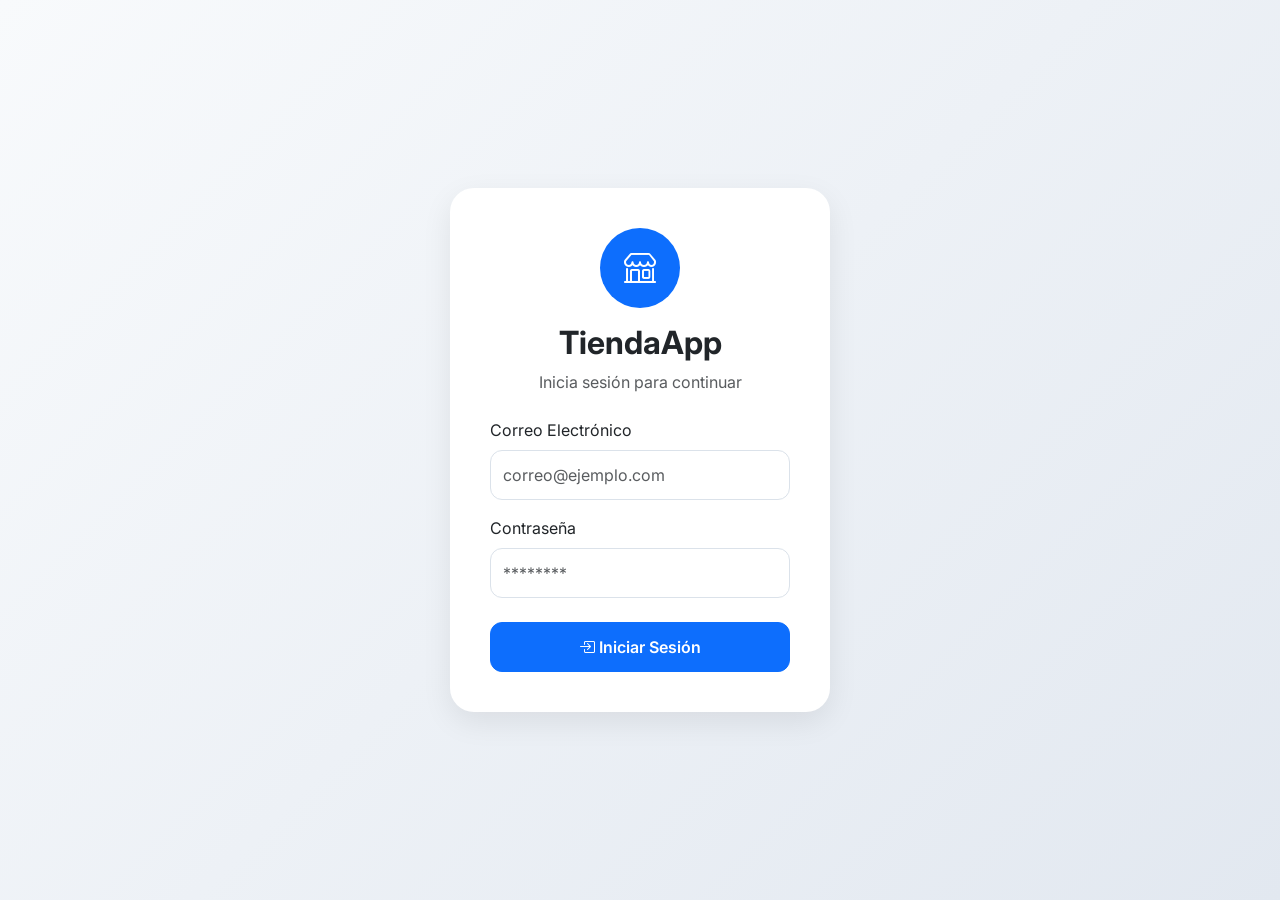
<file: target/classes/static/login.html>
<!DOCTYPE html>
<html lang="es">
<head>

    <meta charset="UTF-8">
    <meta name="viewport" content="width=device-width, initial-scale=1.0">

    <title>Iniciar Sesión - TiendaApp</title>

    <!-- Bootstrap -->
    <link href="https://cdn.jsdelivr.net/npm/bootstrap@5.3.3/dist/css/bootstrap.min.css" rel="stylesheet">

    <!-- Bootstrap Icons -->
    <link rel="stylesheet"
          href="https://cdn.jsdelivr.net/npm/bootstrap-icons@1.11.3/font/bootstrap-icons.min.css">

    <link rel="stylesheet" href="css/login.css">

</head>
<body>

    <div class="login-container">

        <div class="login-card">

            <div class="text-center mb-4">

                <div class="logo-circle">
                    <i class="bi bi-shop"></i>
                </div>

                <h2 class="mt-3 fw-bold">
                    TiendaApp
                </h2>

                <p class="text-muted">
                    Inicia sesión para continuar
                </p>

            </div>

            <form id="loginForm">

                <div class="mb-3">

                    <label class="form-label">
                        Correo Electrónico
                    </label>

                    <input
                            type="email"
                            id="email"
                            class="form-control custom-input"
                            placeholder="correo@ejemplo.com"
                            required>

                </div>

                <div class="mb-4">

                    <label class="form-label">
                        Contraseña
                    </label>

                    <input
                            type="password"
                            id="password"
                            class="form-control custom-input"
                            placeholder="********"
                            required>

                </div>

                <button
                        type="submit"
                        class="btn btn-primary w-100 login-btn">

                    <i class="bi bi-box-arrow-in-right"></i>
                    Iniciar Sesión

                </button>

            </form>

        </div>

    </div>

    <script src="js/login.js"></script>

</body>
</html>
</file>
<file: target/classes/static/css/login.css>
@import url('https://fonts.googleapis.com/css2?family=Inter:wght@300;400;500;600;700&display=swap');

*{
    margin:0;
    padding:0;
    box-sizing:border-box;
    font-family:'Inter',sans-serif;
}

body{

    min-height:100vh;

    display:flex;
    justify-content:center;
    align-items:center;

    background:linear-gradient(
            135deg,
            #f8fafc,
            #e2e8f0
    );
}

.login-container{

    width:100%;
    max-width:420px;
    padding:20px;
}

.login-card{

    background:#fff;

    padding:40px;

    border-radius:24px;

    box-shadow:
            0 10px 30px rgba(0,0,0,.08);

    animation:fadeIn .5s ease;
}

.logo-circle{

    width:80px;
    height:80px;

    margin:auto;

    display:flex;
    align-items:center;
    justify-content:center;

    border-radius:50%;

    background:#0d6efd;

    color:white;

    font-size:2rem;
}

.custom-input{

    border-radius:12px;
    padding:12px;

    border:1px solid #dbe2ea;
}

.custom-input:focus{

    border-color:#0d6efd;

    box-shadow:
            0 0 0 .15rem rgba(13,110,253,.15);
}

.login-btn{

    padding:12px;

    border-radius:12px;

    font-weight:600;
}

.login-btn:hover{

    transform:translateY(-2px);

    transition:.3s;
}

@keyframes fadeIn {

    from{

        opacity:0;
        transform:translateY(20px);
    }

    to{

        opacity:1;
        transform:translateY(0);
    }
}
</file>
